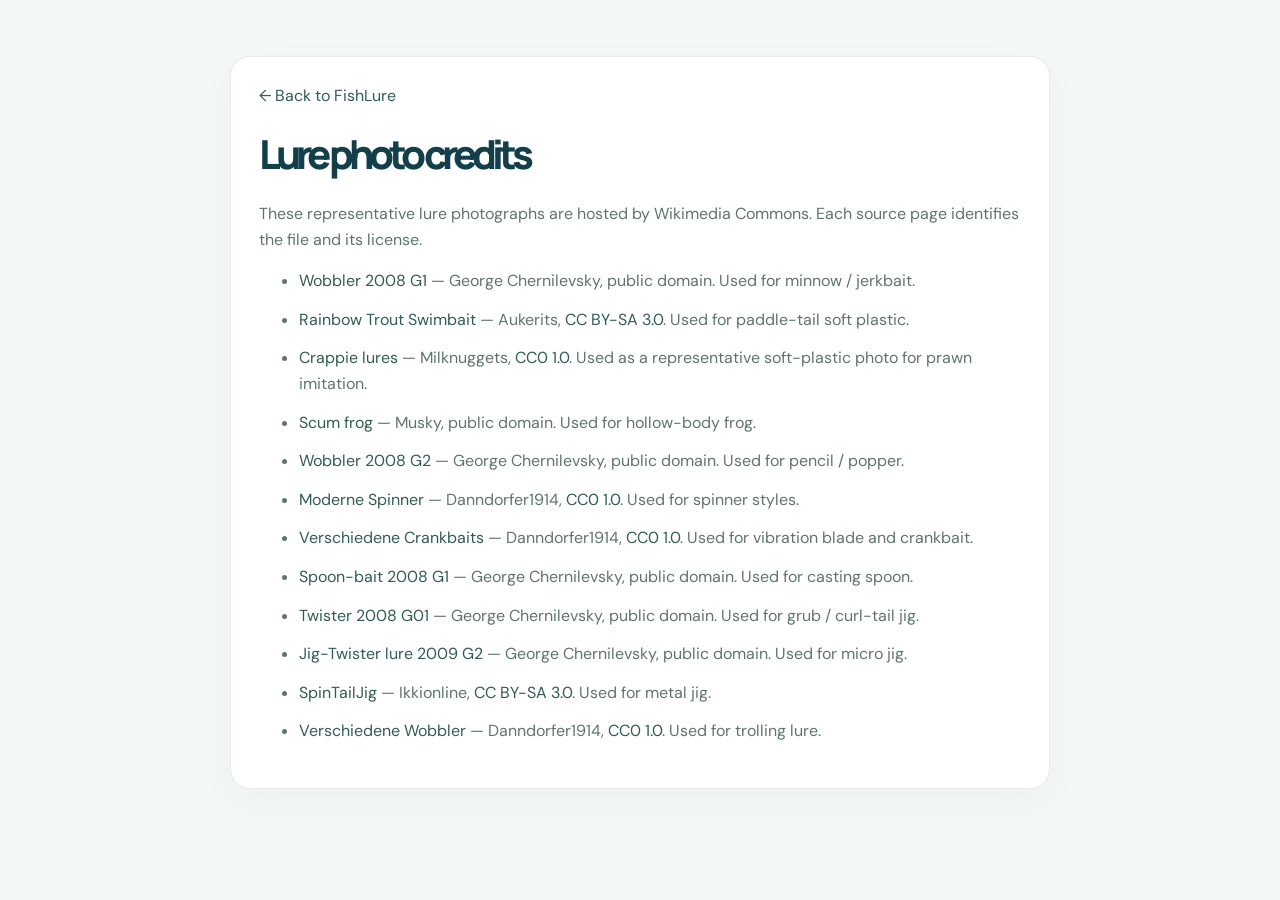
<file: lure-photo-credits.html>
<!doctype html>
<html lang="en">
<head>
  <meta charset="utf-8">
  <meta name="viewport" content="width=device-width,initial-scale=1">
  <title>Lure photo credits · FishLure</title>
  <link rel="stylesheet" href="style.css?v=20261007-lure-photo">
  <style>
    .photo-credits{max-width:820px;margin:56px auto;padding:28px}
    .photo-credits h1{font:800 clamp(28px,4vw,40px) Manrope,sans-serif;color:#123f49}
    .photo-credits p,.photo-credits li{color:#5f7470;line-height:1.6}
    .photo-credits li{margin:0 0 13px}
    .photo-credits a{color:#315c55}
    @media(max-width:700px){.photo-credits{margin:28px auto;padding:22px}}
  </style>
</head>
<body>
  <main class="wrap panel photo-credits">
    <a href="index.html">← Back to FishLure</a>
    <h1>Lure photo credits</h1>
    <p>These representative lure photographs are hosted by Wikimedia Commons. Each source page identifies the file and its license.</p>
    <ul>
      <li><a href="https://commons.wikimedia.org/wiki/File:Wobbler_2008_G1.jpg">Wobbler 2008 G1</a> — George Chernilevsky, public domain. Used for minnow / jerkbait.</li>
      <li><a href="https://commons.wikimedia.org/wiki/File:Rainbow_Trout_Swimbait.JPG">Rainbow Trout Swimbait</a> — Aukerits, <a href="https://creativecommons.org/licenses/by-sa/3.0/">CC BY-SA 3.0</a>. Used for paddle-tail soft plastic.</li>
      <li><a href="https://commons.wikimedia.org/wiki/File:Crappie_lures.jpg">Crappie lures</a> — Milknuggets, <a href="https://creativecommons.org/publicdomain/zero/1.0/">CC0 1.0</a>. Used as a representative soft-plastic photo for prawn imitation.</li>
      <li><a href="https://commons.wikimedia.org/wiki/File:Scum_frog.jpg">Scum frog</a> — Musky, public domain. Used for hollow-body frog.</li>
      <li><a href="https://commons.wikimedia.org/wiki/File:Wobbler_2008_G2.jpg">Wobbler 2008 G2</a> — George Chernilevsky, public domain. Used for pencil / popper.</li>
      <li><a href="https://commons.wikimedia.org/wiki/File:Moderne_Spinner.jpg">Moderne Spinner</a> — Danndorfer1914, <a href="https://creativecommons.org/publicdomain/zero/1.0/">CC0 1.0</a>. Used for spinner styles.</li>
      <li><a href="https://commons.wikimedia.org/wiki/File:Verschiedene_Crankbaits.jpg">Verschiedene Crankbaits</a> — Danndorfer1914, <a href="https://creativecommons.org/publicdomain/zero/1.0/">CC0 1.0</a>. Used for vibration blade and crankbait.</li>
      <li><a href="https://commons.wikimedia.org/wiki/File:Spoon-bait_2008_G1.jpg">Spoon-bait 2008 G1</a> — George Chernilevsky, public domain. Used for casting spoon.</li>
      <li><a href="https://commons.wikimedia.org/wiki/File:Twister_2008_G01.jpg">Twister 2008 G01</a> — George Chernilevsky, public domain. Used for grub / curl-tail jig.</li>
      <li><a href="https://commons.wikimedia.org/wiki/File:Jig-Twister_lure_2009_G2.jpg">Jig-Twister lure 2009 G2</a> — George Chernilevsky, public domain. Used for micro jig.</li>
      <li><a href="https://commons.wikimedia.org/wiki/File:SpinTailJig.JPG">SpinTailJig</a> — Ikkionline, <a href="https://creativecommons.org/licenses/by-sa/3.0/">CC BY-SA 3.0</a>. Used for metal jig.</li>
      <li><a href="https://commons.wikimedia.org/wiki/File:Verschiedene_Wobbler.jpg">Verschiedene Wobbler</a> — Danndorfer1914, <a href="https://creativecommons.org/publicdomain/zero/1.0/">CC0 1.0</a>. Used for trolling lure.</li>
    </ul>
  </main>
</body>
</html>
</file>
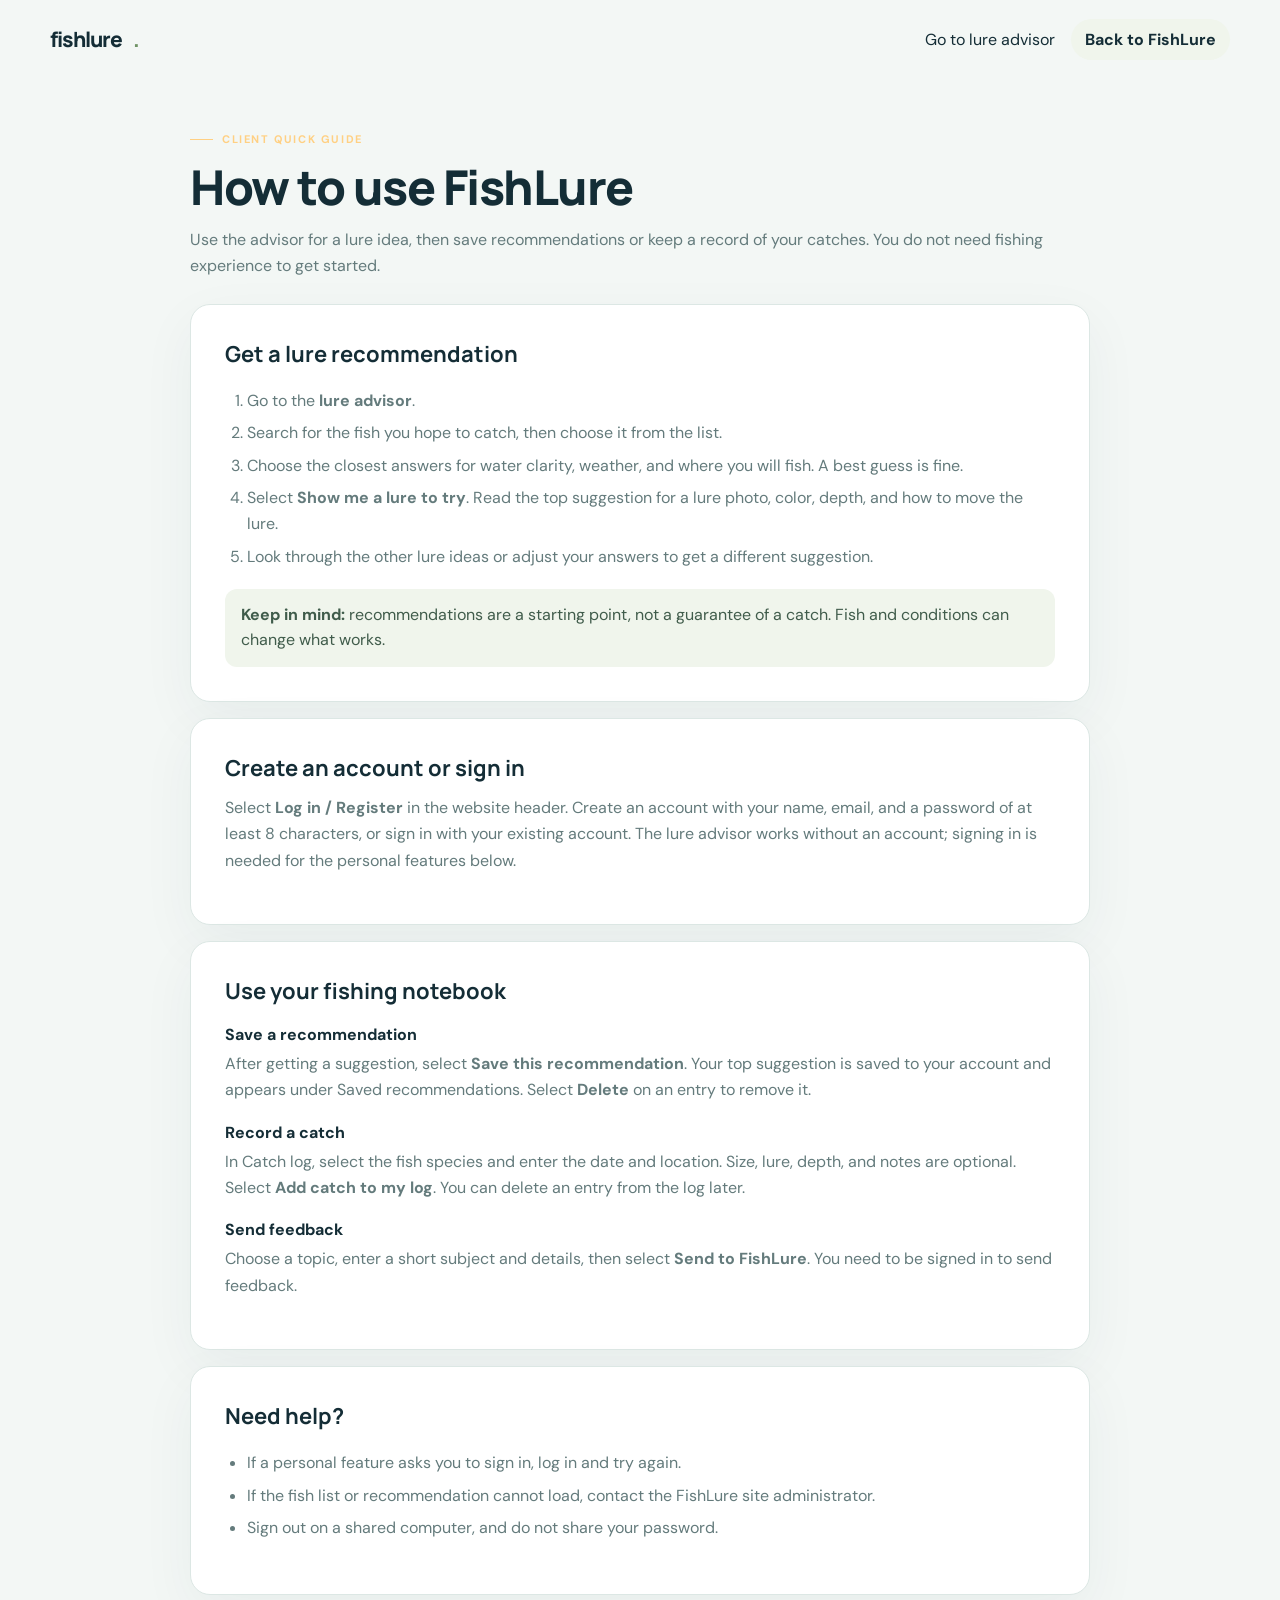
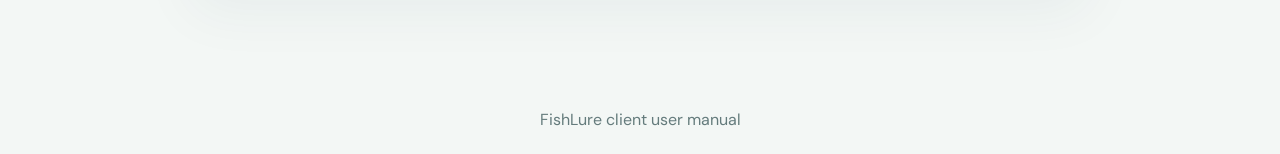
<file: user-manual.html>
<!doctype html>
<html lang="en">
<head>
  <meta charset="utf-8"><meta name="viewport" content="width=device-width,initial-scale=1">
  <meta name="theme-color" content="#123f49"><meta name="description" content="A simple guide to using the FishLure website.">
  <title>FishLure Client User Manual</title><link rel="stylesheet" href="style.css?v=20261007-user-manual">
  <style>
    .guide-main{width:min(900px,calc(100% - 36px));margin:54px auto 90px}.guide-head{margin-bottom:24px}.guide-head h1{font:800 clamp(32px,5vw,48px) Manrope,sans-serif;letter-spacing:-1.5px;margin:8px 0}.guide-head p,.guide-card p,.guide-card li{color:#647b7c;line-height:1.65}.guide-card{background:#fff;border:1px solid #dce7e4;border-radius:20px;padding:clamp(20px,4vw,34px);margin:16px 0;box-shadow:0 18px 55px #123f490d}.guide-card h2{font:700 22px Manrope,sans-serif;margin:0 0 12px}.guide-card h3{font-size:16px;margin:18px 0 6px}.guide-card ol,.guide-card ul{padding-left:22px}.guide-card li{padding:3px 0}.guide-note{background:#f0f5ec;border-radius:12px;padding:14px 16px;margin-top:16px;color:#405c4b;line-height:1.55}.guide-nav{display:flex;gap:16px;align-items:center}.guide-nav a:last-child{background:#f0f5ec;padding:10px 14px;border-radius:999px;font-weight:700}.guide-footer{text-align:center;color:#647b7c;padding:24px}
    @media print{.guide-nav a:last-child{background:none}.guide-card{box-shadow:none;break-inside:avoid}.guide-main{margin-top:20px}}
  </style>
</head>
<body>
  <header class="wrap topbar"><a class="brand" href="index.html">fishlure<span style="color:#6f9365">.</span></a><nav class="guide-nav"><a href="index.html#advisor">Go to lure advisor</a><a href="index.html">Back to FishLure</a></nav></header>
  <main class="guide-main">
    <div class="guide-head"><div class="eyebrow">CLIENT QUICK GUIDE</div><h1>How to use FishLure</h1><p>Use the advisor for a lure idea, then save recommendations or keep a record of your catches. You do not need fishing experience to get started.</p></div>
    <section class="guide-card"><h2>Get a lure recommendation</h2><ol><li>Go to the <a href="index.html#advisor"><strong>lure advisor</strong></a>.</li><li>Search for the fish you hope to catch, then choose it from the list.</li><li>Choose the closest answers for water clarity, weather, and where you will fish. A best guess is fine.</li><li>Select <strong>Show me a lure to try</strong>. Read the top suggestion for a lure photo, color, depth, and how to move the lure.</li><li>Look through the other lure ideas or adjust your answers to get a different suggestion.</li></ol><div class="guide-note"><strong>Keep in mind:</strong> recommendations are a starting point, not a guarantee of a catch. Fish and conditions can change what works.</div></section>
    <section class="guide-card"><h2>Create an account or sign in</h2><p>Select <strong>Log in / Register</strong> in the website header. Create an account with your name, email, and a password of at least 8 characters, or sign in with your existing account. The lure advisor works without an account; signing in is needed for the personal features below.</p></section>
    <section class="guide-card"><h2>Use your fishing notebook</h2><h3>Save a recommendation</h3><p>After getting a suggestion, select <strong>Save this recommendation</strong>. Your top suggestion is saved to your account and appears under Saved recommendations. Select <strong>Delete</strong> on an entry to remove it.</p><h3>Record a catch</h3><p>In Catch log, select the fish species and enter the date and location. Size, lure, depth, and notes are optional. Select <strong>Add catch to my log</strong>. You can delete an entry from the log later.</p><h3>Send feedback</h3><p>Choose a topic, enter a short subject and details, then select <strong>Send to FishLure</strong>. You need to be signed in to send feedback.</p></section>
    <section class="guide-card"><h2>Need help?</h2><ul><li>If a personal feature asks you to sign in, log in and try again.</li><li>If the fish list or recommendation cannot load, contact the FishLure site administrator.</li><li>Sign out on a shared computer, and do not share your password.</li></ul></section>
  </main>
  <footer class="guide-footer">FishLure client user manual</footer>
</body></html>
</file>
<file: style.css>
@import url('https://fonts.googleapis.com/css2?family=DM+Sans:wght@400;500;600;700&family=Manrope:wght@400;500;600;700;800&display=swap');
:root{
  --ink:#142d36;
  --muted:#647b7c;
  --paper:#f3f7f5;
  --white:#fff;
  --green:#123f49;
  --lime:#ffd083;
  --line:#dce7e4;
  --gold:#ee9f59;
  --shadow:0 24px 70px #102d351a
}

*{
  box-sizing:border-box
}

html{
  scroll-behavior:smooth
}

body{
  margin:0;
  background:var(--paper);
  color:var(--ink);
  font-family:'DM Sans',sans-serif
}

button,select{
  font:inherit
}

a{
  color:inherit;
  text-decoration:none
}

.wrap{
  width:min(1180px,calc(100% - 48px));
  margin:auto
}

.topbar{
  height:78px;
  display:flex;
  align-items:center;
  justify-content:space-between
}

.brand{
  display:flex;
  align-items:center;
  gap:10px;
  font-family:Manrope,sans-serif;
  font-weight:800;
  font-size:21px;
  letter-spacing:-.8px
}

.brandmark{
  height:34px;
  width:34px;
  border-radius:11px;
  background:var(--green);
  display:grid;
  place-items:center;
  color:var(--lime)
}

.brandmark svg{
  width:21px
}

.nav{
  display:flex;
  align-items:center;
  gap:34px;
  font-size:13px;
  color:#56675d;
  font-weight:600
}

.nav a:hover{
  color:var(--green)
}

.nav-cta{
  border:1px solid #d8e1d5;
  border-radius:999px;
  padding:11px 17px;
  color:var(--green)!important
}

.menu-btn{
  display:none;
  background:none;
  border:0;
  font-size:24px;
  color:var(--green)
}

.hero{
  min-height:clamp(560px,72vh,760px);
  width:100%;
  overflow:hidden;
  background:#102d36;
  position:relative;
  color:white;
  display:flex;
  align-items:flex-end;
  padding:80px max(32px,calc((100vw - 1420px)/2)) 76px;
  isolation:isolate
}

.hero:before{
  content:'';
  position:absolute;
  inset:0;
  z-index:-1;
  background:linear-gradient(90deg,#092a34d9 0%,#092a34a6 34%,#092a3440 68%,#092a3420 100%)
}

.hero:after{
  content:'';
  position:absolute;
  z-index:-1;
  inset:38% 0 0;
  background:linear-gradient(0deg,#071a20a6 0%,transparent 78%)
}

.hero-copy{
  position:relative;
  z-index:1;
  width:min(650px,100%);
  max-width:650px
}

.eyebrow{
  display:flex;
  align-items:center;
  gap:9px;
  color:var(--lime);
  font-size:11px;
  font-weight:700;
  letter-spacing:1.6px;
  text-transform:uppercase
}

.eyebrow:before{
  content:'';
  width:23px;
  height:1px;
  background:var(--lime)
}

h1,h2,h3,p{
  margin-top:0
}

h1{
  font:800 clamp(54px,7vw,94px)/.98 Manrope,sans-serif;
  letter-spacing:-5px;
  margin:20px 0 20px;
  max-width:720px
}

h1 em{
  font-style:normal;
  color:var(--lime)
}

.hero-copy>p{
  color:#eef4f4;
  line-height:1.65;
  font-size:17px;
  max-width:560px;
  margin-bottom:28px
}

.button{
  border:0;
  border-radius:999px;
  background:var(--lime);
  color:#132a22;
  font-size:13px;
  font-weight:700;
  padding:15px 21px;
  display:inline-flex;
  align-items:center;
  gap:12px;
  cursor:pointer;
  transition:transform .2s,background .2s
}

.hero .button{
  background:#fff;
  color:#102d36;
  padding:17px 30px;
  font-size:15px
}

.hero .button:hover{
  background:#f5e6cc
}

.button:hover{
  transform:translateY(-2px);
  background:#d3f995
}

.button svg{
  width:16px
}

.micro{
  margin-top:17px;
  color:#b8cfc3;
  font-size:11px
}

.hero-art{
  position:absolute;
  inset:0;
  z-index:-2;
  overflow:hidden
}

.hero-photo{
  width:100%;
  height:100%;
  object-fit:cover;
  object-position:center 46%
}

.hero-photo-credit{
  position:absolute;
  right:24px;
  bottom:16px;
  z-index:1;
  color:#fff;
  font-size:9px;
  text-shadow:0 1px 4px #000;
  text-decoration:underline;
  text-underline-offset:2px
}

.float-card{
  z-index:2;
  position:absolute;
  right:-4%;
  bottom:47px;
  background:#ffffffed;
  color:var(--ink);
  border-radius:14px;
  padding:14px 17px;
  box-shadow:var(--shadow);
  font-size:11px;
  min-width:155px
}

.float-card b{
  display:block;
  font-size:13px;
  margin-bottom:5px
}

.float-card span{
  color:#687a70
}

.float-dot{
  display:inline-block!important;
  background:#a9d96a;
  width:7px;
  height:7px;
  border-radius:50%;
  margin-right:6px
}

.trust{
  display:flex;
  align-items:center;
  justify-content:center;
  gap:45px;
  padding:29px 0 32px;
  border-bottom:1px solid var(--line);
  color:#65756b;
  font-size:12px
}

.trust-item{
  display:flex;
  align-items:center;
  gap:9px
}

.trust-item svg{
  width:18px;
  height:18px;
  color:#426e55
}

.trust b{
  color:var(--ink)
}

.section{
  padding:82px 0
}

.section-head{
  text-align:center;
  max-width:620px;
  margin:0 auto 38px
}

.section-head .eyebrow{
  justify-content:center
}

.section-head h2{
  font:700 clamp(30px,4vw,43px)/1.12 Manrope,sans-serif;
  letter-spacing:-1.7px;
  margin:14px 0
}

.section-head p{
  color:var(--muted);
  line-height:1.7;
  font-size:14px
}

.advisor-grid{
  display:grid;
  grid-template-columns:1fr .82fr;
  gap:22px;
  align-items:stretch
}

.panel{
  background:white;
  border:1px solid #e7ece4;
  border-radius:20px;
  box-shadow:0 12px 45px #10241e08
}

.form-panel{
  padding:31px
}

.panel-title{
  display:flex;
  justify-content:space-between;
  align-items:center;
  margin-bottom:24px
}

.panel-title h3{
  font:700 20px Manrope;
  margin:0;
  letter-spacing:-.5px
}

.step{
  font-size:11px;
  font-weight:700;
  color:#74867b;
  background:#f1f5ed;
  padding:8px 11px;
  border-radius:999px
}

.form-grid{
  display:grid;
  grid-template-columns:1fr 1fr;
  gap:17px
}

.field{
  display:flex;
  flex-direction:column;
  gap:8px
}

.field label{
  font-size:12px;
  font-weight:700;
  color:#35483e
}

.field select,.species-search{
  width:100%;
  appearance:none;
  background:#fbfcf9;
  border:1px solid #dce5db;
  border-radius:10px;
  padding:13px 38px 13px 13px;
  color:#23362d;
  font-size:13px;
  outline:0;
  background-image:url("data:image/svg+xml,%3Csvg xmlns='http://www.w3.org/2000/svg' width='12' height='12' viewBox='0 0 12 12'%3E%3Cpath d='m2 4 4 4 4-4' fill='none' stroke='%23687970' stroke-width='1.5'/%3E%3C/svg%3E");
  background-repeat:no-repeat;
  background-position:right 14px center
}

.species-search{
  border:1px solid #dce5db;
  border-radius:10px;
  background:#fbfcf9;
  padding:12px 13px;
  color:#23362d;
  font-size:12px;
  outline:0
}

.species-search:focus{
  border-color:#709c69;
  box-shadow:0 0 0 3px #9ec78730
}

.species-info{
  line-height:1.5
}

.field select:focus{
  border-color:#709c69;
  box-shadow:0 0 0 3px #9ec78730
}

.field small{
  color:#89968e;
  font-size:10px
}

.submit{
  width:100%;
  justify-content:center;
  margin-top:23px;
  padding:15px
}

.result-panel{
  background:#123f49;
  color:white;
  overflow:hidden;
  position:relative;
  min-height:414px;
  padding:29px;
  display:flex;
  flex-direction:column
}

.result-panel:before{
  content:'';
  position:absolute;
  width:270px;
  height:270px;
  border-radius:50%;
  background:#b4e77012;
  right:-85px;
  top:-105px
}

.result-top{
  position:relative;
  display:flex;
  align-items:center;
  justify-content:space-between
}

.result-top h3{
  margin:0;
  font:700 19px Manrope;
  letter-spacing:-.4px
}

.live{
  font-size:10px;
  color:#ffd083;
  background:#ffd08318;
  padding:7px 10px;
  border-radius:99px
}

.empty-state{
  flex:1;
  display:grid;
  place-items:center;
  text-align:center;
  padding:30px
}

.empty-icon{
  width:64px;
  height:64px;
  border:1px solid #ffffff26;
  border-radius:20px;
  display:grid;
  place-items:center;
  color:var(--lime);
  margin:0 auto 17px
}

.empty-icon svg{
  width:28px
}

.empty-state h4{
  font:600 16px Manrope;
  margin:0 0 8px
}

.empty-state p{
  font-size:12px;
  color:#bfd0c5;
  max-width:230px;
  line-height:1.6;
  margin:0 auto
}

.result-content{
  position:relative;
  display:none;
  margin-top:25px
}

.result-content.show{
  display:block;
  animation:fade .35s ease
}

@keyframes fade{
  from{
    opacity:0;
    transform:translateY(7px)
  }

  to{
    opacity:1;
    transform:none
  }
}

.match{
  font-size:11px;
  color:#c7ec92;
  margin-bottom:15px
}

.lure-card{
  background:#f6f8f1;
  color:var(--ink);
  border-radius:15px;
  padding:19px;
  display:grid;
  grid-template-columns:88px 1fr;
  gap:15px;
  align-items:center
}

.lure-visual{
  height:88px;
  background:#e5efda;
  border-radius:12px;
  display:grid;
  place-items:center
}

.lure-visual svg{
  width:73px;
  height:64px
}

.lure-name{
  font:700 18px Manrope;
  letter-spacing:-.4px;
  margin-bottom:5px
}

.lure-type{
  font-size:11px;
  color:#687a70
}

.tag-row{
  display:flex;
  gap:6px;
  flex-wrap:wrap;
  margin-top:12px
}

.tag{
  font-size:9px;
  font-weight:700;
  border-radius:99px;
  background:#e7efdf;
  color:#426044;
  padding:6px 8px
}

.why{
  font-size:11px;
  line-height:1.6;
  color:#d2e1d7;
  margin:15px 1px
}

.reset{
  background:none;
  border:0;
  padding:0;
  color:var(--lime);
  font-size:11px;
  cursor:pointer;
  text-decoration:underline;
  text-underline-offset:3px
}

.how{
  background:#eef2e9
}

.steps{
  display:grid;
  grid-template-columns:repeat(3,1fr);
  gap:17px
}

.step-card{
  background:white;
  border:1px solid #e7ece3;
  border-radius:16px;
  padding:24px
}

.step-number{
  font:700 12px Manrope;
  color:#557d52;
  background:#e9f3dd;
  width:33px;
  height:33px;
  border-radius:10px;
  display:grid;
  place-items:center;
  margin-bottom:20px
}

.step-card h3{
  font:700 16px Manrope;
  margin:0 0 8px
}

.step-card p{
  font-size:12px;
  line-height:1.7;
  color:var(--muted);
  margin:0
}

.species{
  padding:74px 0
}

.species-row{
  display:grid;
  grid-template-columns:repeat(4,1fr);
  gap:13px
}

.species-card{
  position:relative;
  height:174px;
  border-radius:15px;
  overflow:hidden;
  padding:17px;
  display:flex;
  align-items:flex-end;
  color:white;
  background:#315c4c
}

.species-card:before{
  content:'';
  position:absolute;
  inset:0;
  z-index:1;
  background:linear-gradient(0deg,#10231edb 0%,#10231e00 78%)
}

.fish-photo{
  position:absolute;
  inset:0;
  width:100%;
  height:100%;
  object-fit:cover;
  object-position:center;
  transition:transform .35s ease
}

.species-card:hover .fish-photo{
  transform:scale(1.05)
}

.species-card>div{
  position:relative;
  z-index:2
}

.photo-credit{
  margin:12px 0 0;
  color:var(--muted);
  font-size:10px;
  line-height:1.7
}

.photo-credit a{
  color:var(--green);
  text-decoration:underline;
  text-underline-offset:2px
}

.species-card h3{
  font:700 16px Manrope;
  margin:0 0 3px
}

.species-card span{
  font-size:10px;
  color:#d7e7db
}

.final-cta{
  background:#f5e6cc;
  border-radius:23px;
  padding:45px 7%;
  display:flex;
  align-items:center;
  justify-content:space-between;
  gap:24px
}

.final-cta h2{
  font:700 31px/1.14 Manrope;
  letter-spacing:-1px;
  margin:0 0 9px
}

.final-cta p{
  font-size:13px;
  color:#4e6655;
  margin:0
}

.final-cta .button{
  background:var(--green);
  color:white;
  white-space:nowrap
}

.footer{
  padding:27px 0 36px;
  display:flex;
  align-items:center;
  justify-content:space-between;
  color:#718078;
  font-size:10px
}

.footer .brand{
  color:var(--ink);
  font-size:16px
}

.footer .brandmark{
  width:27px;
  height:27px;
  border-radius:8px
}

.disclaimer{
  font-size:10px;
  color:#859189;
  margin-top:15px;
  line-height:1.6
}

.toast{
  position:fixed;
  bottom:22px;
  left:50%;
  transform:translate(-50%,20px);
  opacity:0;
  pointer-events:none;
  padding:12px 16px;
  border-radius:11px;
  background:#132c24;
  color:#e8f4e5;
  font-size:12px;
  transition:.25s;
  z-index:5
}

.toast.show{
  opacity:1;
  transform:translate(-50%,0)
}

.other-head{
  display:flex;
  align-items:center;
  justify-content:space-between;
  margin:20px 0 10px;
  font-size:11px;
  color:#e3efdf
}

.other-head span{
  color:#afc6b6;
  font-size:10px
}

.primary-pick,.alt-card{
  background:#f6f8f1;
  color:var(--ink);
  border-radius:14px;
  padding:15px 16px;
  margin-bottom:9px
}

.primary-pick{
  border:1px solid #ffd083;
  position:relative
}

.pick-label{
  font-size:9px;
  font-weight:700;
  letter-spacing:.7px;
  text-transform:uppercase;
  color:#557d52;
  margin-bottom:7px
}

.pick-title{
  display:flex;
  align-items:baseline;
  justify-content:space-between;
  gap:9px
}

.pick-title strong{
  font:700 15px Manrope;
  letter-spacing:-.3px
}

.pick-title span{
  font-size:9px;
  color:#738276;
  white-space:nowrap
}

.pick-meta{
  font-size:10px;
  line-height:1.5;
  color:#637369;
  margin-top:6px
}

.pick-chips{
  display:flex;
  gap:5px;
  flex-wrap:wrap;
  margin-top:8px
}

.pick-chips .tag{
  font-size:9px;
  padding:5px 7px
}

.alt-list{
  display:grid;
  gap:7px
}

.alt-card{
  padding:12px 14px;
  margin:0
}

.alt-card .pick-label{
  margin-bottom:4px;
  color:#6a7d70
}

.alt-card .pick-title strong{
  font-size:12px
}

.alt-card .pick-title span{
  font-size:9px
}

.alt-card .pick-meta{
  margin-top:4px;
  font-size:10px
}

.alt-card.hidden-option{
  display:none
}

.alt-list.expanded .hidden-option{
  display:block
}

.show-more{
  background:transparent;
  color:var(--lime);
  border:1px solid #ffffff3d;
  border-radius:99px;
  font-size:10px;
  font-weight:700;
  padding:9px 13px;
  margin-top:10px;
  cursor:pointer
}

.show-more:hover{
  background:#ffffff12
}

.result-content .why{
  margin:14px 1px 8px
}

.result-panel{
  min-height:414px
}

.disclaimer{
  margin-top:12px
}

@media(max-width:850px){
  .hero{
    grid-template-columns:1fr .75fr;
    padding:55px 5%;
    min-height:500px
  }

  .trust{
    gap:20px;
    flex-wrap:wrap
  }

  .advisor-grid{
    grid-template-columns:1fr
  }

  .result-panel{
    min-height:365px
  }

  .section{
    padding:65px 0
  }
}

@media(max-width:620px){
  .wrap{
    width:min(100% - 30px,520px)
  }

  .topbar{
    height:66px
  }

  .nav{
    display:none;
    position:absolute;
    top:62px;
    left:15px;
    right:15px;
    background:white;
    padding:17px;
    border-radius:14px;
    z-index:4;
    box-shadow:var(--shadow);
    flex-direction:column;
    gap:16px
  }

  .nav.open{
    display:flex
  }

  .menu-btn{
    display:block
  }

  .hero{
    display:flex;
    min-height:610px;
    padding:90px 24px 58px;
    align-items:flex-end
  }

  .hero-copy{
    max-width:100%
  }

  h1{
    font-size:clamp(46px,12vw,66px);
    letter-spacing:-3px;
    margin-top:18px
  }

  .hero-copy>p{
    font-size:14px
  }

  .hero-photo-credit{
    right:12px;
    bottom:10px;
    font-size:8px
  }

  .trust{
    justify-content:flex-start;
    gap:14px 20px;
    padding:22px 2px
  }

  .trust-item{
    font-size:10px
  }

  .trust-item svg{
    width:15px
  }

  .section{
    padding:57px 0
  }

  .section-head{
    margin-bottom:27px
  }

  .section-head h2{
    font-size:33px
  }

  .form-panel{
    padding:22px 17px
  }

  .form-grid{
    gap:14px 10px
  }

  .field select{
    font-size:11px;
    padding:12px 30px 12px 10px
  }

  .field label{
    font-size:11px
  }

  .steps{
    grid-template-columns:1fr
  }

  .step-card{
    padding:19px
  }

  .step-number{
    margin-bottom:12px
  }

  .species-row{
    grid-template-columns:1fr 1fr;
    gap:10px
  }

  .species-card{
    height:145px;
    padding:13px
  }

  .fish-shape{
    width:90px;
    right:3px
  }

  .final-cta{
    align-items:flex-start;
    flex-direction:column;
    padding:30px 24px
  }

  .final-cta h2{
    font-size:27px
  }

  .footer{
    gap:13px;
    align-items:flex-start;
    flex-direction:column
  }

  .panel-title h3{
    font-size:18px
  }
}

@media(prefers-reduced-motion:reduce){
  html{
    scroll-behavior:auto
  }

  *,*:before,*:after{
    animation-duration:.01ms!important;
    transition-duration:.01ms!important
  }
}

/* Account access */  .account-button{
  border:0;
  border-radius:999px;
  background:var(--green);
  color:#f7fbf3;
  padding:11px 16px;
  font-size:12px;
  font-weight:700;
  cursor:pointer
}

.account-button:hover{
  background:#285443
}

.auth-dialog{
  width:min(460px,calc(100% - 28px));
  max-width:none;
  padding:0;
  border:0;
  border-radius:22px;
  background:white;
  color:var(--ink);
  box-shadow:0 28px 90px #071a1450
}

.auth-dialog::backdrop{
  background:#071a14a8;
  backdrop-filter:blur(4px)
}

.auth-panel{
  position:relative;
  padding:36px
}

.auth-close{
  position:absolute;
  right:18px;
  top:14px;
  border:0;
  background:transparent;
  color:#607168;
  font-size:28px;
  line-height:1;
  cursor:pointer
}

.auth-kicker{
  display:block;
  color:#64875d;
  font-weight:700;
  font-size:10px;
  letter-spacing:1.5px;
  margin-bottom:12px
}

.auth-panel h2{
  font:700 29px/1.15 Manrope,sans-serif;
  letter-spacing:-1px;
  margin:0 30px 8px 0
}

.auth-subtitle{
  color:#708077;
  font-size:13px;
  line-height:1.6;
  margin:0 0 20px
}

.auth-tabs{
  display:flex;
  gap:6px;
  background:#f0f4ec;
  padding:5px;
  border-radius:12px;
  margin-bottom:20px
}

.auth-tab{
  flex:1;
  border:0;
  background:transparent;
  color:#637369;
  border-radius:9px;
  padding:10px;
  font-weight:700;
  font-size:12px;
  cursor:pointer
}

.auth-tab.active{
  background:white;
  color:#123f49;
  box-shadow:0 2px 8px #132a2214
}

.auth-field{
  display:flex;
  flex-direction:column;
  gap:7px;
  margin-bottom:15px
}

.auth-field label{
  font-size:12px;
  font-weight:700;
  color:#35483e
}

.auth-field input{
  width:100%;
  border:1px solid #dce5db;
  border-radius:10px;
  background:#fbfcf9;
  padding:13px;
  color:#23362d;
  font:13px 'DM Sans',sans-serif;
  outline:0
}

.auth-field input:focus{
  border-color:#709c69;
  box-shadow:0 0 0 3px #9ec78730
}

.auth-submit{
  width:100%;
  justify-content:center;
  margin-top:5px
}

.auth-submit:disabled{
  opacity:.65;
  cursor:wait
}

.auth-error{
  margin:0 0 12px;
  color:#a83d30;
  background:#fff0ed;
  border-radius:9px;
  padding:10px 12px;
  font-size:12px;
  line-height:1.5
}

.auth-switch{
  font-size:12px;
  color:#708077;
  text-align:center;
  margin:18px 0 0
}

.auth-switch button{
  border:0;
  background:none;
  color:#315e43;
  font:700 12px 'DM Sans',sans-serif;
  cursor:pointer;
  text-decoration:underline;
  text-underline-offset:3px
}

.auth-note{
  font-size:10px;
  color:#8a9890;
  text-align:center;
  line-height:1.5;
  margin:18px 0 0
}

.auth-logged-in p{
  font-size:14px;
  line-height:1.6;
  color:#53675c;
  margin:15px 0
}

@media(max-width:620px){
  .nav .account-button{
    width:100%
  }

  .auth-panel{
    padding:31px 23px
  }

  .auth-panel h2{
    font-size:26px
  }
}

[hidden]{
  display:none!important
}
</file>
